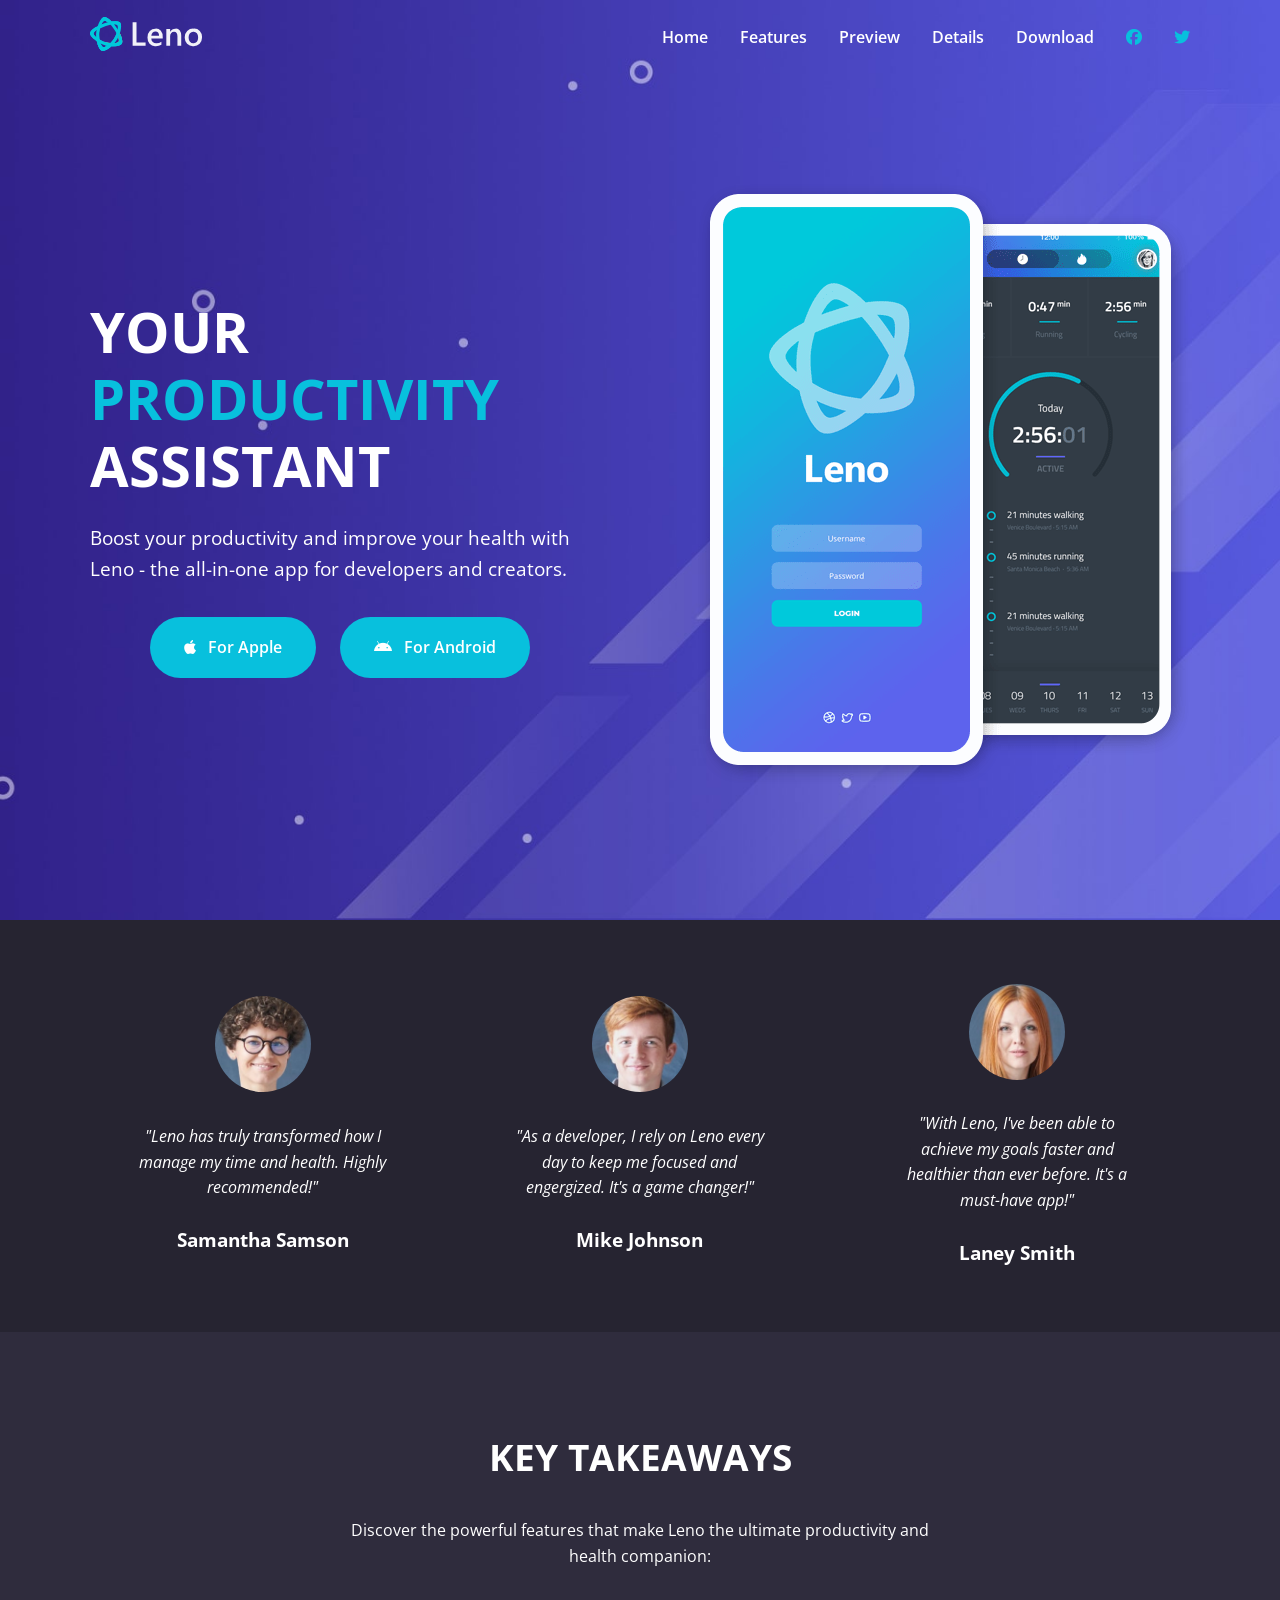
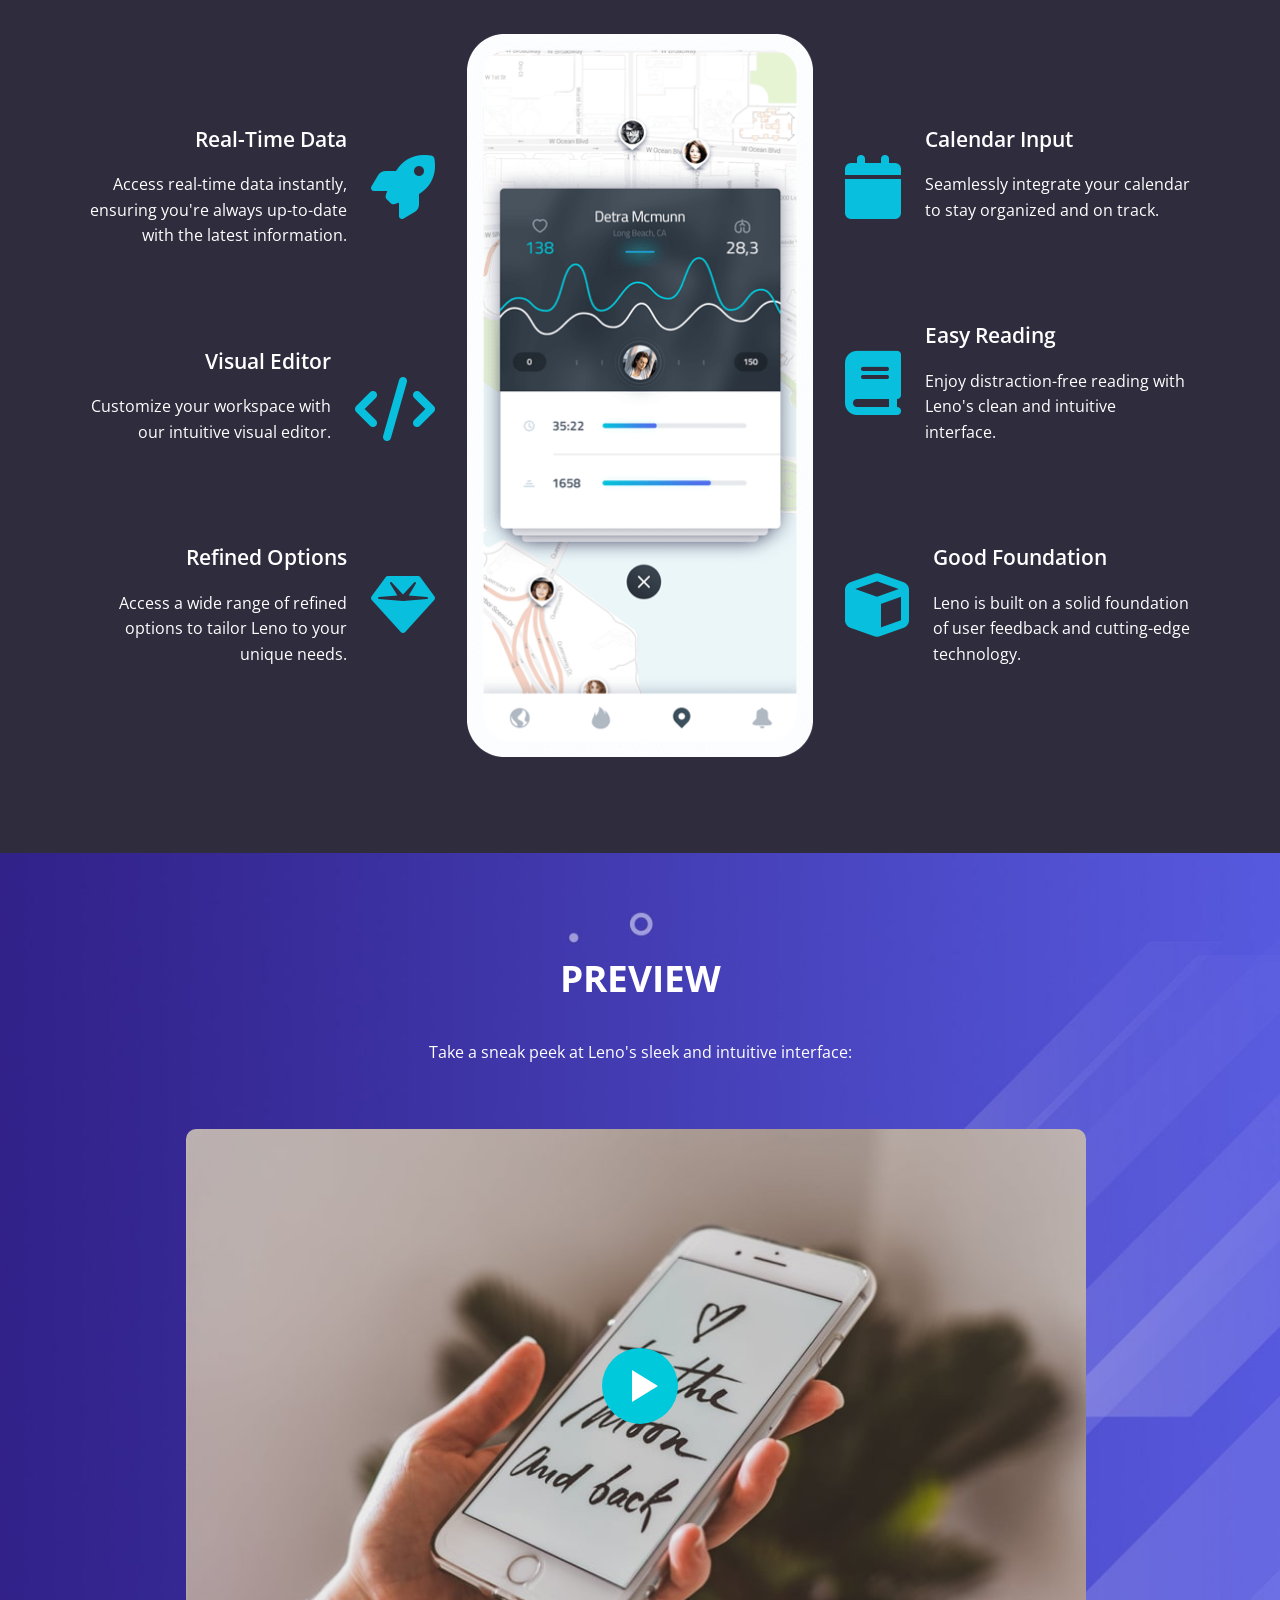
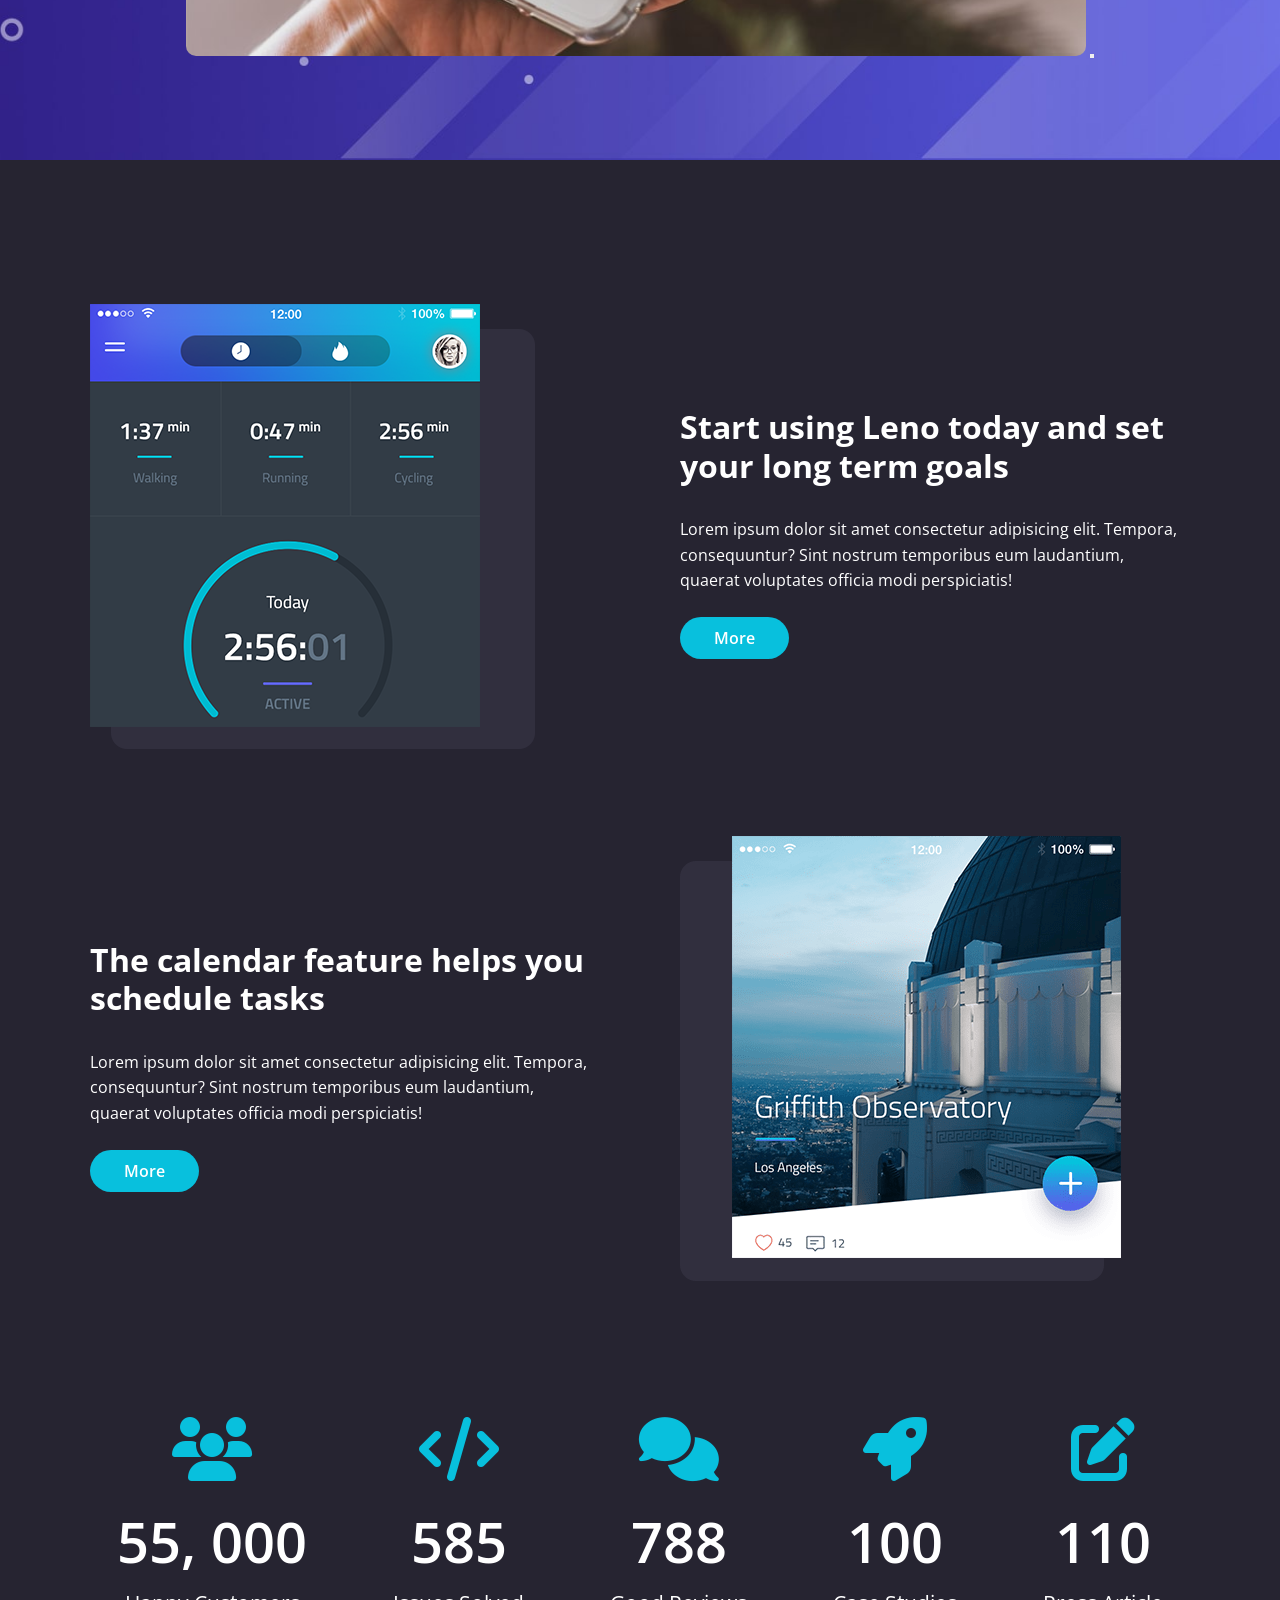
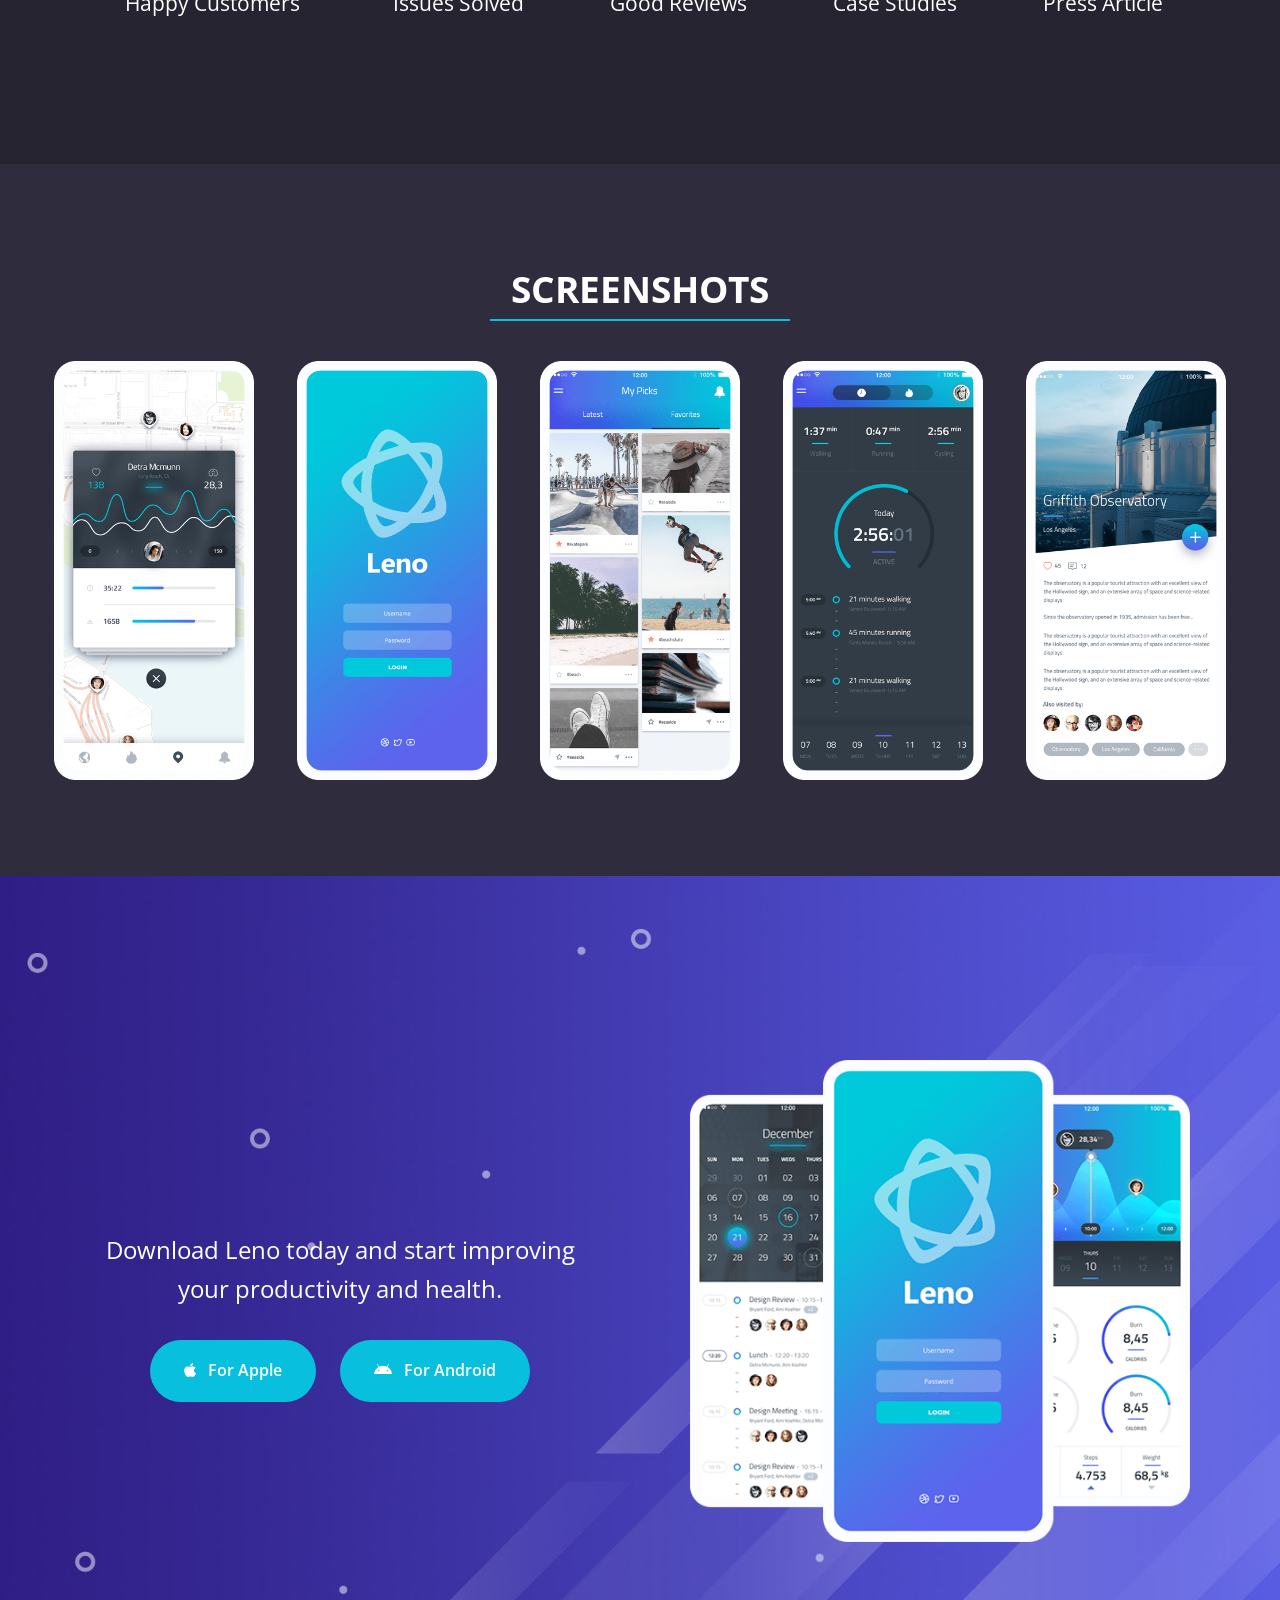
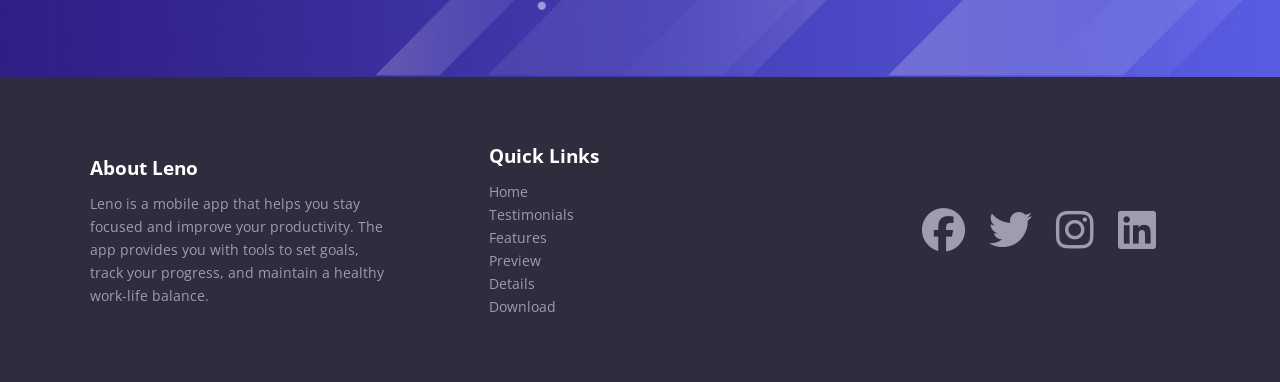
<file: index.html>
<!DOCTYPE html>
<html lang="en">
  <head>
    <meta charset="UTF-8" />
    <meta name="viewport" content="width=device-width, initial-scale=1.0" />
    <link rel="preconnect" href="https://fonts.googleapis.com" />
    <link rel="preconnect" href="https://fonts.gstatic.com" crossorigin />
    <link
      href="https://fonts.googleapis.com/css2?family=Open+Sans:ital,wght@0,300..800;1,300..800&display=swap"
      rel="stylesheet"
    />
    <link
      rel="stylesheet"
      href="https://cdnjs.cloudflare.com/ajax/libs/font-awesome/6.7.2/css/all.min.css"
      integrity="sha512-Evv84Mr4kqVGRNSgIGL/F/aIDqQb7xQ2vcrdIwxfjThSH8CSR7PBEakCr51Ck+w+/U6swU2Im1vVX0SVk9ABhg=="
      crossorigin="anonymous"
      referrerpolicy="no-referrer"
    />
    <link rel="stylesheet" href="./css/styles.css" />
    <link rel="icon" type="image/png" href="./images/favicon.png" />
    <title>Leno App | Health & Productivity</title>
  </head>
  <body>
    <navbar class="navbar">
      <div class="navbar__container container">
        <div class="navbar__logo">
          <img src="./images/logo.svg" alt="Leno" />
        </div>
        <div class="navbar__menu">
          <ul class="navbar__menu-list">
            <li class="navbar__menu-item">
              <a href="index.html" class="navbar__menu-link">Home</a>
            </li>
            <li class="navbar__menu-item">
              <a href="index.html#features" class="navbar__menu-link"
                >Features</a
              >
            </li>
            <li class="navbar__menu-item">
              <a href="index.html#preview" class="navbar__menu-link">Preview</a>
            </li>
            <li class="navbar__menu-item">
              <a href="index.html#details" class="navbar__menu-link">Details</a>
            </li>
            <li class="navbar__menu-item">
              <a href="index.html#download" class="navbar__menu-link"
                >Download</a
              >
            </li>
            <li class="navbar__menu-item">
              <a href="#" class="navbar__menu-link--primary">
                <i class="fa-brands fa-facebook"></i>
              </a>
            </li>
            <li class="navbar__menu-item">
              <a href="#" class="navbar__menu-link--primary">
                <i class="fa-brands fa-twitter"></i>
              </a>
            </li>
          </ul>
        </div>

        <!-- Mobile Menu and Hamburger Icon -->
        <div class="navbar__mobile-menu">
          <div class="navbar__mobile-menu-toggle">
            <i class="fas fa-bars fa-2x"></i>
          </div>
          <!-- Mobile Menu Items -->
          <div class="navbar__mobile-menu-items">
            <ul class="navbar__mobile-menu-list">
              <li class="navbar__mobile-menu-item">
                <a href="index.html" class="navbar__menu-link">Home</a>
              </li>
              <li class="navbar__mobile-menu-item">
                <a href="index.html#features" class="navbar__menu-link"
                  >Features</a
                >
              </li>
              <li class="navbar__mobile-menu-item">
                <a href="index.html#preview" class="navbar__menu-link"
                  >Preview</a
                >
              </li>
              <li class="navbar__mobile-menu-item">
                <a href="index.html#details" class="navbar__menu-link"
                  >Details</a
                >
              </li>
              <li class="navbar__mobile-menu-item">
                <a href="index.html#download" class="navbar__menu-link"
                  >Download</a
                >
              </li>
              <li class="navbar__mobile-menu-item">
                <a href="#" class="navbar__mobile-menu-link--primary">
                  <i class="fa-brands fa-facebook"></i>
                </a>
              </li>
              <li class="navbar__mobile-menu-item">
                <a href="#" class="navbar__mobile-menu-link--primary">
                  <i class="fa-brands fa-twitter"></i>
                </a>
              </li>
            </ul>
          </div>
        </div>
      </div>
    </navbar>

    <!-- Hero -->
    <header class="hero">
      <div class="hero__container container">
        <div class="hero__content">
          <h1 class="hero__title">
            Your
            <span class="hero__title--primary">Productivity</span> assistant
          </h1>
          <p class="hero__description">
            Boost your productivity and improve your health with Leno - the
            all-in-one app for developers and creators.
          </p>
          <div class="hero__buttons">
            <a href="#download" class="hero__button btn">
              <i class="fa-brands fa-apple"></i> For Apple
            </a>
            <a href="#download" class="hero__button btn">
              <i class="fa-brands fa-android"></i> For Android
            </a>
          </div>
        </div>
        <div class="hero__image">
          <img src="./images/header-smartphones.png" alt="Leno App" />
        </div>
      </div>
    </header>

    <!-- Testimonials -->
    <section class="testimonials" id="testimonials">
      <div class="testimonials__container container">
        <div class="testimonials__card">
          <div class="testimonials__image">
            <img src="./images/testimonial-1.jpg" alt="Testimonial 1" />
          </div>
          <div class="testimonials__card--content">
            <p class="testimonials__card-text">
              "Leno has truly transformed how I manage my time and health.
              Highly recommended!"
            </p>
            <h3 class="testimonials__card--title">Samantha Samson</h3>
          </div>
        </div>
        <div class="testimonials__card">
          <div class="testimonials__image">
            <img src="./images/testimonial-2.jpg" alt="Testimonial 2" />
          </div>
          <div class="testimonials__card--content">
            <p class="testimonials__card-text">
              "As a developer, I rely on Leno every day to keep me focused and
              engergized. It's a game changer!"
            </p>
            <h3 class="testimonials__card--title">Mike Johnson</h3>
          </div>
        </div>
        <div class="testimonials__card">
          <div class="testimonials__image">
            <img src="./images/testimonial-3.jpg" alt="Testimonial 3" />
          </div>
          <div class="testimonials__card--content">
            <p class="testimonials__card-text">
              "With Leno, I've been able to achieve my goals faster and
              healthier than ever before. It's a must-have app!"
            </p>
            <h3 class="testimonials__card--title">Laney Smith</h3>
          </div>
        </div>
      </div>
    </section>

    <!-- Features -->
    <section class="features" id="features">
      <div class="features__container container">
        <div class="features__content">
          <h2 class="features__title">Key Takeaways</h2>
          <p class="features__description">
            Discover the powerful features that make Leno the ultimate
            productivity and health companion:
          </p>
          <div class="features__grid">
            <!-- Grid Column 1 -->
            <div class="features__grid-column features__grid-column-left">
              <!-- Grid Item 1 -->
              <div class="features__grid-item">
                <div class="features__grid-item-text">
                  <h4 class="features__grid-item-text-title">Real-Time Data</h4>
                  <p class="features__grid-item-text-description">
                    Access real-time data instantly, ensuring you're always
                    up-to-date with the latest information.
                  </p>
                </div>
                <div class="features__grid-item-icon">
                  <i class="fas fa-rocket fa-4x"></i>
                </div>
              </div>
              <!-- Grid Item 2 -->
              <div class="features__grid-item">
                <div class="features__grid-item-text">
                  <h4 class="features__grid-item-text-title">Visual Editor</h4>
                  <p class="features__grid-item-text-description">
                    Customize your workspace with our intuitive visual editor.
                  </p>
                </div>
                <div class="features__grid-item-icon">
                  <i class="fas fa-code fa-4x"></i>
                </div>
              </div>
              <!-- Grid Item 3 -->
              <div class="features__grid-item">
                <div class="features__grid-item-text">
                  <h4 class="features__grid-item-text-title">
                    Refined Options
                  </h4>
                  <p class="features__grid-item-text-description">
                    Access a wide range of refined options to tailor Leno to
                    your unique needs.
                  </p>
                </div>
                <div class="features__grid-item-icon">
                  <i class="fas fa-gem fa-4x"></i>
                </div>
              </div>
            </div>

            <!-- Grid Column 2 -->
            <div class="features__grid-column features__grid-column-center">
              <img src="./images/features-smartphone-1.png" alt="" />
            </div>

            <!-- Grid Column 3 -->
            <div class="features__grid-column features__grid-column-right">
              <!-- Grid Item 1 -->
              <div class="features__grid-item">
                <div class="features__grid-item-text">
                  <h4 class="features__grid-item-text-title">Calendar Input</h4>
                  <p class="features__grid-item-text-description">
                    Seamlessly integrate your calendar to stay organized and on
                    track.
                  </p>
                </div>
                <div class="features__grid-item-icon">
                  <i class="fas fa-calendar fa-4x"></i>
                </div>
              </div>
              <!-- Grid Item 2 -->
              <div class="features__grid-item">
                <div class="features__grid-item-text">
                  <h4 class="features__grid-item-text-title">Easy Reading</h4>
                  <p class="features__grid-item-text-description">
                    Enjoy distraction-free reading with Leno's clean and
                    intuitive interface.
                  </p>
                </div>
                <div class="features__grid-item-icon">
                  <i class="fas fa-book fa-4x"></i>
                </div>
              </div>
              <!-- Grid Item 3 -->
              <div class="features__grid-item">
                <div class="features__grid-item-text">
                  <h4 class="features__grid-item-text-title">
                    Good Foundation
                  </h4>
                  <p class="features__grid-item-text-description">
                    Leno is built on a solid foundation of user feedback and
                    cutting-edge technology.
                  </p>
                </div>
                <div class="features__grid-item-icon">
                  <i class="fas fa-cube fa-4x"></i>
                </div>
              </div>
            </div>
          </div>
        </div>
      </div>
    </section>

    <!-- Modal -->
    <div class="modal" id="videoModal">
      <div class="modal__content">
        <span class="modal__close-button"> &times;</span>
        <iframe
          src=""
          frameborder="0"
          id="videoPlayer"
          width="560"
          height="315"
          frameborder="0"
          allowfullscreen
        ></iframe>
      </div>
    </div>

    <!-- Preview -->
    <section class="preview" id="preview">
      <div class="preview__container container">
        <div class="preview__content">
          <h2 class="preview__title">Preview</h2>
          <p class="preview__description">
            Take a sneak peek at Leno's sleek and intuitive interface:
          </p>
          <div class="preview__image-container">
            <div class="preview__video-wrapper">
              <img src="./images/video-frame.jpg" alt="preview" />
              <button class="preview__video-button">
                <span class="preview__video-play-button">
                  <span></span>
                </span>
              </button>
            </div>
          </div>
        </div>
      </div>
    </section>

    <!-- Details -->
    <section class="details" id="details">
      <div class="details__container container">
        <div class="details__grid">
          <!-- Grid Item 1 -->
          <div class="details__grid-image">
            <img src="./images/details-1.png" alt="Leno App" />
          </div>
          <!-- Grid Item 2 -->
          <div class="details__grid-content">
            <h3 class="details__grid-heading">
              Start using Leno today and set your long term goals
            </h3>
            <p class="details__grid-description">
              Lorem ipsum dolor sit amet consectetur adipisicing elit. Tempora,
              consequuntur? Sint nostrum temporibus eum laudantium, quaerat
              voluptates officia modi perspiciatis!
            </p>
            <a href="details.html" class="details__grid-button btn">More</a>
          </div>
          <!-- Grid Item 3 -->
          <div class="details__grid-content">
            <h3 class="details__grid-heading">
              The calendar feature helps you schedule tasks
            </h3>
            <p class="details__grid-description">
              Lorem ipsum dolor sit amet consectetur adipisicing elit. Tempora,
              consequuntur? Sint nostrum temporibus eum laudantium, quaerat
              voluptates officia modi perspiciatis!
            </p>
            <a href="details.html" class="details__grid-button btn">More</a>
          </div>
          <!-- Grid Item 4 -->
          <div class="details__grid-image">
            <img src="./images/details-2.png" alt="Leno App" />
          </div>
        </div>

        <!-- Icons -->
        <div class="details__icons">
          <div class="details__icons-item">
            <i class="fas fa-users fa-4x"></i>
            <div class="details__icons-amount">55, 000</div>
            <h4 class="details__icons-title">Happy Customers</h4>
          </div>
          <div class="details__icons-item">
            <i class="fas fa-code fa-4x"></i>
            <div class="details__icons-amount">585</div>
            <h4 class="details__icons-title">Issues Solved</h4>
          </div>
          <div class="details__icons-item">
            <i class="fas fa-comments fa-4x"></i>
            <div class="details__icons-amount">788</div>
            <h4 class="details__icons-title">Good Reviews</h4>
          </div>
          <div class="details__icons-item">
            <i class="fas fa-rocket fa-4x"></i>
            <div class="details__icons-amount">100</div>
            <h4 class="details__icons-title">Case Studies</h4>
          </div>
          <div class="details__icons-item">
            <i class="fas fa-edit fa-4x"></i>
            <div class="details__icons-amount">110</div>
            <h4 class="details__icons-title">Press Article</h4>
          </div>
        </div>
      </div>
    </section>

    <!-- Screenshots -->
    <section class="screenshots" id="screenshots">
      <div class="screenshots__container container">
        <div class="screenshots__content">
          <h2 class="screenshots__title">Screenshots</h2>
          <div class="screenshots__images">
            <img src="./images/screenshot-1.png" alt="Screenshot" />
            <img src="./images/screenshot-2.png" alt="Screenshot" />
            <img src="./images/screenshot-3.png" alt="Screenshot" />
            <img src="./images/screenshot-4.png" alt="Screenshot" />
            <img src="./images/screenshot-5.png" alt="Screenshot" />
          </div>
        </div>
      </div>
    </section>

    <!-- Download -->
    <section class="download" id="download">
      <div class="download__container container">
        <div class="download__content">
          <p class="download__description">
            Download Leno today and start improving your productivity and
            health.
          </p>
          <div class="download__buttons">
            <a href="details.html" class="download__button btn">
              <i class="fa-brands fa-apple"></i> For Apple
            </a>
            <a href="details.html" class="download__button btn">
              <i class="fa-brands fa-android"></i> For Android
            </a>
          </div>
        </div>
        <div class="download__image">
          <img src="./images/download.png" alt="Download" />
        </div>
      </div>
    </section>

    <!-- Footer -->
    <footer class="footer">
      <div class="footer__container container">
        <div class="footer__about">
          <h4 class="footer__title">About Leno</h4>
          <p class="footer__description">
            Leno is a mobile app that helps you stay focused and improve your
            productivity. The app provides you with tools to set goals, track
            your progress, and maintain a healthy work-life balance.
          </p>
        </div>

        <div class="footer__links">
          <h4 class="footer__title">Quick Links</h4>
          <ul class="footer__links-list">
            <li class="footer__links-item">
              <a href="index.html" class="footer__links-link"> Home </a>
            </li>
            <li class="footer__links-item">
              <a href="index.html#testimonials" class="footer__links-link">
                Testimonials
              </a>
            </li>
            <li class="footer__links-item">
              <a href="index.html#features" class="footer__links-link">
                Features
              </a>
            </li>
            <li class="footer__links-item">
              <a href="index.html#preview" class="footer__links-link">
                Preview
              </a>
            </li>
            <li class="footer__links-item">
              <a href="index.html#details" class="footer__links-link">
                Details
              </a>
            </li>
            <li class="footer__links-item">
              <a href="index.html#download" class="footer__links-link">
                Download
              </a>
            </li>
          </ul>
        </div>

        <div class="footer__social">
          <a href="#" class="footer__social-link">
            <i class="fa-brands fa-facebook fa-3x"></i>
          </a>
          <a href="#" class="footer__social-link">
            <i class="fa-brands fa-twitter fa-3x"></i>
          </a>
          <a href="#" class="footer__social-link">
            <i class="fa-brands fa-instagram fa-3x"></i>
          </a>
          <a href="#" class="footer__social-link">
            <i class="fa-brands fa-linkedin fa-3x"></i>
          </a>
        </div>
      </div>
    </footer>

    <script src="./js/script.js"></script>
  </body>
</html>
</file>
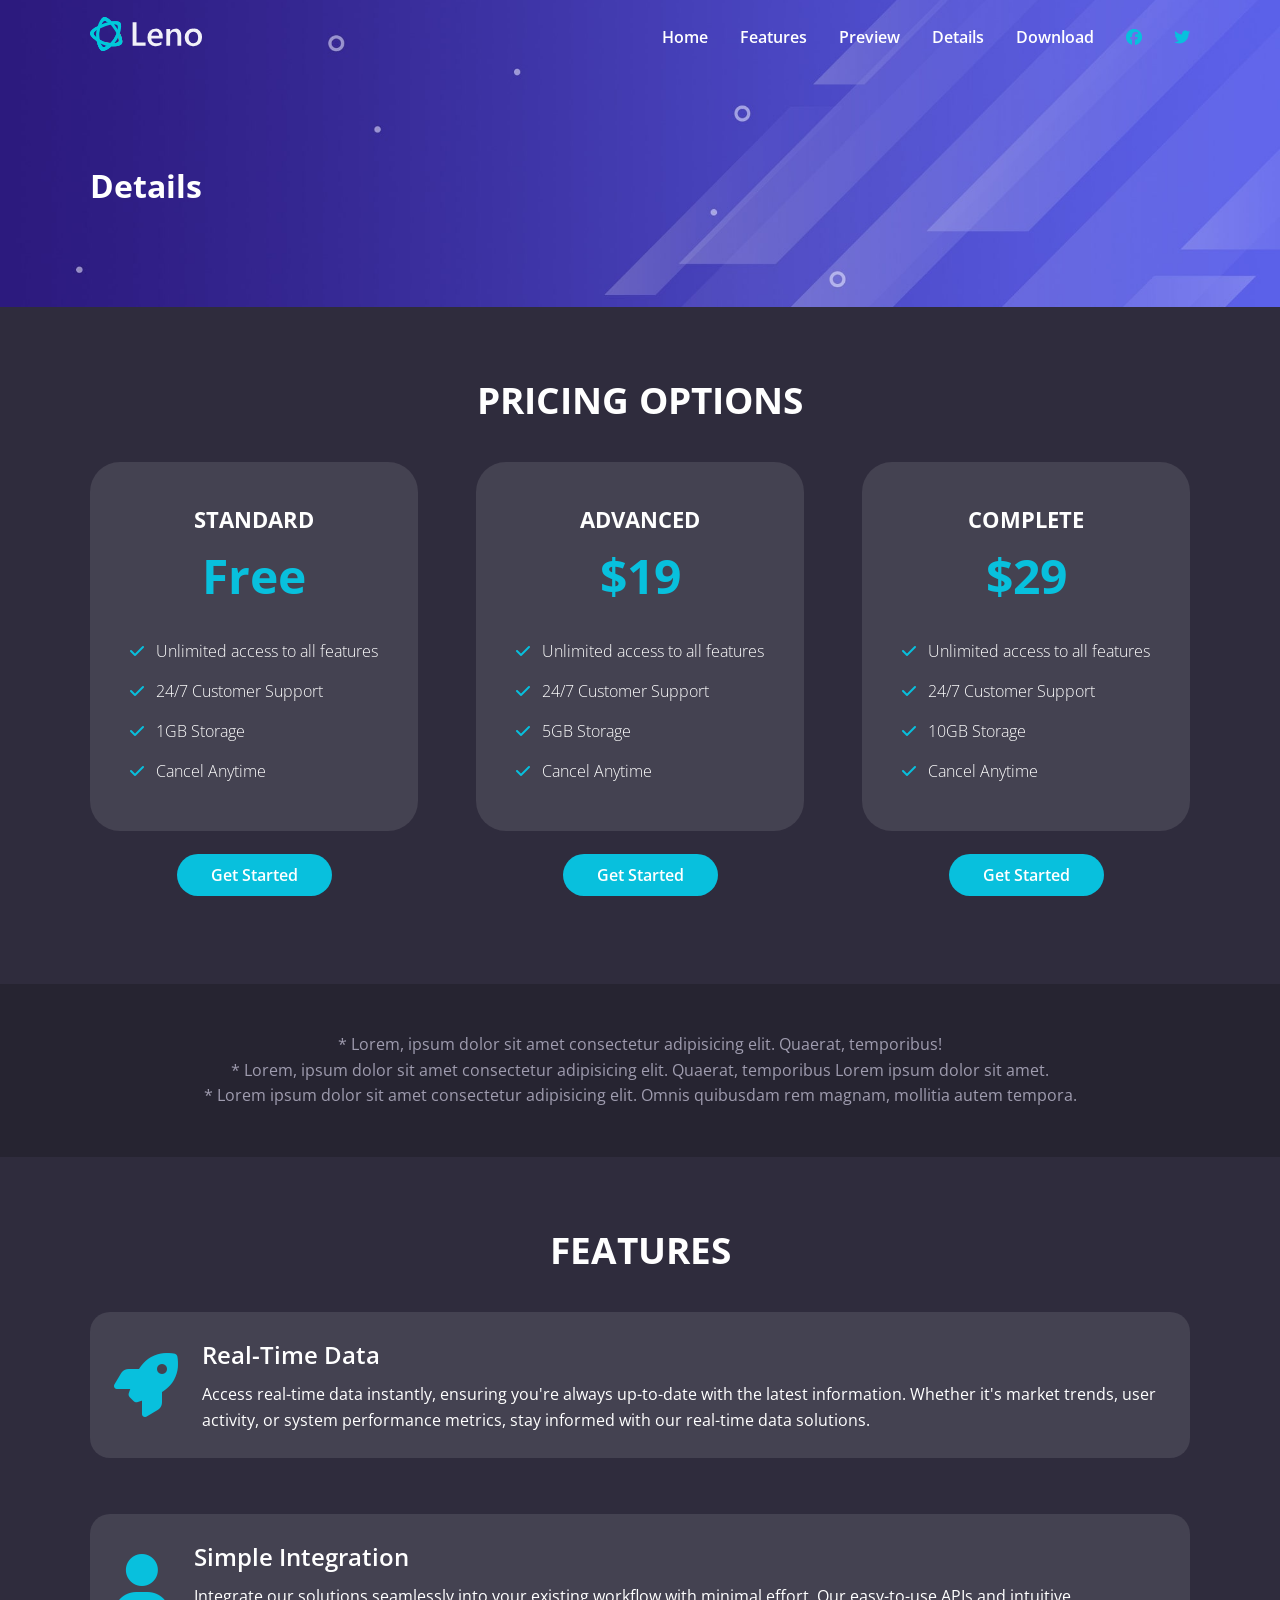
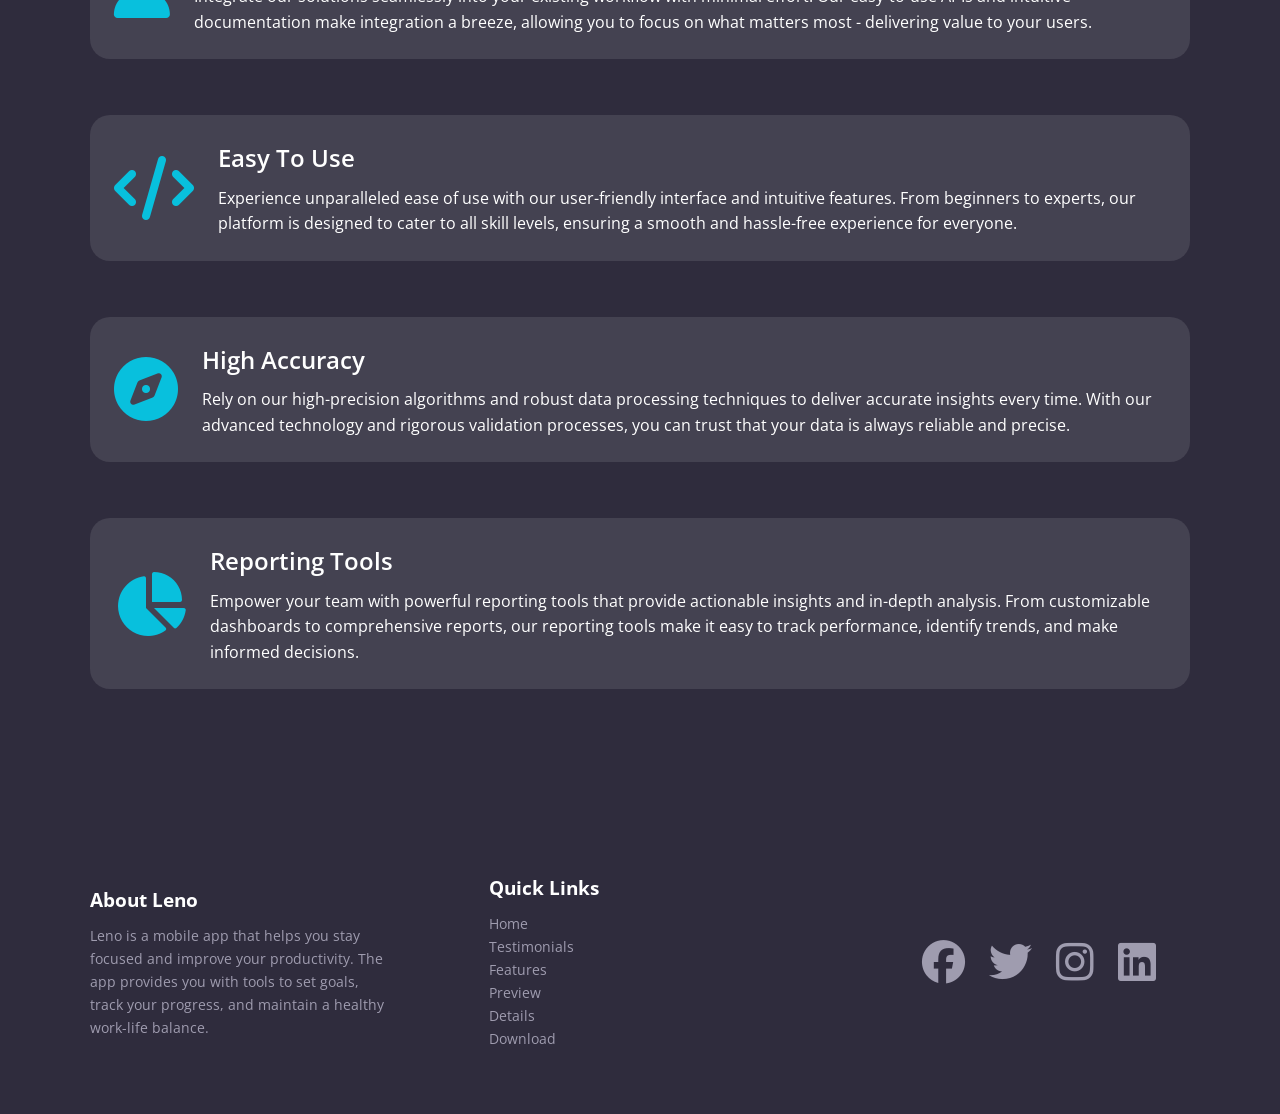
<file: details.html>
<!DOCTYPE html>
<html lang="en">
  <head>
    <meta charset="UTF-8" />
    <meta name="viewport" content="width=device-width, initial-scale=1.0" />
    <link rel="preconnect" href="https://fonts.googleapis.com" />
    <link rel="preconnect" href="https://fonts.gstatic.com" crossorigin />
    <link
      href="https://fonts.googleapis.com/css2?family=Open+Sans:ital,wght@0,300..800;1,300..800&display=swap"
      rel="stylesheet"
    />
    <link
      rel="stylesheet"
      href="https://cdnjs.cloudflare.com/ajax/libs/font-awesome/6.7.2/css/all.min.css"
      integrity="sha512-Evv84Mr4kqVGRNSgIGL/F/aIDqQb7xQ2vcrdIwxfjThSH8CSR7PBEakCr51Ck+w+/U6swU2Im1vVX0SVk9ABhg=="
      crossorigin="anonymous"
      referrerpolicy="no-referrer"
    />
    <link rel="stylesheet" href="./css/styles.css" />
    <link rel="icon" type="image/png" href="./images/favicon.png" />
    <title>Leno App | Health & Productivity</title>
  </head>
  <body>
    <navbar class="navbar">
      <div class="navbar__container container">
        <div class="navbar__logo">
          <img src="./images/logo.svg" alt="Leno" />
        </div>
        <div class="navbar__menu">
          <ul class="navbar__menu-list">
            <li class="navbar__menu-item">
              <a href="index.html" class="navbar__menu-link">Home</a>
            </li>
            <li class="navbar__menu-item">
              <a href="index.html#features" class="navbar__menu-link"
                >Features</a
              >
            </li>
            <li class="navbar__menu-item">
              <a href="index.html#preview" class="navbar__menu-link">Preview</a>
            </li>
            <li class="navbar__menu-item">
              <a href="index.html#details" class="navbar__menu-link">Details</a>
            </li>
            <li class="navbar__menu-item">
              <a href="index.html#download" class="navbar__menu-link"
                >Download</a
              >
            </li>
            <li class="navbar__menu-item">
              <a href="#" class="navbar__menu-link--primary">
                <i class="fa-brands fa-facebook"></i>
              </a>
            </li>
            <li class="navbar__menu-item">
              <a href="#" class="navbar__menu-link--primary">
                <i class="fa-brands fa-twitter"></i>
              </a>
            </li>
          </ul>
        </div>

        <!-- Mobile Menu and Hamburger Icon -->
        <div class="navbar__mobile-menu">
          <div class="navbar__mobile-menu-toggle">
            <i class="fas fa-bars fa-2x"></i>
          </div>
          <!-- Mobile Menu Items -->
          <div class="navbar__mobile-menu-items">
            <ul class="navbar__mobile-menu-list">
              <li class="navbar__mobile-menu-item">
                <a href="index.html" class="navbar__menu-link">Home</a>
              </li>
              <li class="navbar__mobile-menu-item">
                <a href="index.html#features" class="navbar__menu-link"
                  >Features</a
                >
              </li>
              <li class="navbar__mobile-menu-item">
                <a href="index.html#preview" class="navbar__menu-link"
                  >Preview</a
                >
              </li>
              <li class="navbar__mobile-menu-item">
                <a href="index.html#details" class="navbar__menu-link"
                  >Details</a
                >
              </li>
              <li class="navbar__mobile-menu-item">
                <a href="index.html#download" class="navbar__menu-link"
                  >Download</a
                >
              </li>
              <li class="navbar__mobile-menu-item">
                <a href="#" class="navbar__mobile-menu-link--primary">
                  <i class="fa-brands fa-facebook"></i>
                </a>
              </li>
              <li class="navbar__mobile-menu-item">
                <a href="#" class="navbar__mobile-menu-link--primary">
                  <i class="fa-brands fa-twitter"></i>
                </a>
              </li>
            </ul>
          </div>
        </div>
      </div>
    </navbar>

    <!-- Inner Header -->
    <header class="inner-header">
      <div class="inner-header__container container">
        <h1 class="inner-header__title">Details</h1>
      </div>
    </header>

    <!-- Pricing -->
    <section class="pricing">
      <div class="pricing__container container">
        <h2 class="pricing__title">Pricing Options</h2>
        <div class="pricing__cards">
          <!-- Card 1 -->
          <div class="pricing__card">
            <div class="pricing__card-box">
              <h4 class="pricing__card-title">Standard</h4>
              <h3 class="pricing__card-price">Free</h3>
              <div class="pricing__card-body">
                <ul class="pricing__card-list">
                  <li class="pricing__card-item">
                    <i class="fas fa-check"></i> Unlimited access to all
                    features
                  </li>
                  <li class="pricing__card-item">
                    <i class="fas fa-check"></i>
                    24/7 Customer Support
                  </li>
                  <li class="pricing__card-item">
                    <i class="fas fa-check"></i>
                    1GB Storage
                  </li>
                  <li class="pricing__card-item">
                    <i class="fas fa-check"></i>
                    Cancel Anytime
                  </li>
                </ul>
              </div>
            </div>
            <a href="#" class="pricing__card-button btn">Get Started</a>
          </div>

          <!-- Card 2 -->
          <div class="pricing__card">
            <div class="pricing__card-box">
              <h4 class="pricing__card-title">Advanced</h4>
              <h3 class="pricing__card-price">$19</h3>
              <div class="pricing__card-body">
                <ul class="pricing__card-list">
                  <li class="pricing__card-item">
                    <i class="fas fa-check"></i> Unlimited access to all
                    features
                  </li>
                  <li class="pricing__card-item">
                    <i class="fas fa-check"></i>
                    24/7 Customer Support
                  </li>
                  <li class="pricing__card-item">
                    <i class="fas fa-check"></i>
                    5GB Storage
                  </li>
                  <li class="pricing__card-item">
                    <i class="fas fa-check"></i>
                    Cancel Anytime
                  </li>
                </ul>
              </div>
            </div>
            <a href="#" class="pricing__card-button btn">Get Started</a>
          </div>

          <!-- Card 3 -->
          <div class="pricing__card">
            <div class="pricing__card-box">
              <h4 class="pricing__card-title">Complete</h4>
              <h3 class="pricing__card-price">$29</h3>
              <div class="pricing__card-body">
                <ul class="pricing__card-list">
                  <li class="pricing__card-item">
                    <i class="fas fa-check"></i> Unlimited access to all
                    features
                  </li>
                  <li class="pricing__card-item">
                    <i class="fas fa-check"></i>
                    24/7 Customer Support
                  </li>
                  <li class="pricing__card-item">
                    <i class="fas fa-check"></i>
                    10GB Storage
                  </li>
                  <li class="pricing__card-item">
                    <i class="fas fa-check"></i>
                    Cancel Anytime
                  </li>
                </ul>
              </div>
            </div>
            <a href="#" class="pricing__card-button btn">Get Started</a>
          </div>
        </div>
      </div>
    </section>

    <!-- Pricing Notes -->
    <section class="pricing-notes">
      <div class="pricing-notes__container container">
        <p class="pricing-notes__text">
          * Lorem, ipsum dolor sit amet consectetur adipisicing elit. Quaerat,
          temporibus!
        </p>
        <p class="pricing-notes__text">
          * Lorem, ipsum dolor sit amet consectetur adipisicing elit. Quaerat,
          temporibus Lorem ipsum dolor sit amet.
        </p>
        <p class="pricing-notes__text">
          * Lorem ipsum dolor sit amet consectetur adipisicing elit. Omnis
          quibusdam rem magnam, mollitia autem tempora.
        </p>
      </div>
    </section>

    <!-- Details Features -->
    <section class="details-features">
      <div class="details-features__container container">
        <h2 class="details-features__title">Features</h2>
        <div class="details-features__list">
          <!-- Item 1 -->
          <div class="details-features__list-item">
            <i class="fas fa-rocket fa-4x"></i>
            <div class="details-features__list-text">
              <h3 class="details-features__list-title">Real-Time Data</h3>
              <p class="details-features__list-description">
                Access real-time data instantly, ensuring you're always
                up-to-date with the latest information. Whether it's market
                trends, user activity, or system performance metrics, stay
                informed with our real-time data solutions.
              </p>
            </div>
          </div>

          <!-- Item 2 -->
          <div class="details-features__list-item">
            <i class="fas fa-user fa-4x"></i>
            <div class="details-features__list-text">
              <h3 class="details-features__list-title">Simple Integration</h3>
              <p class="details-features__list-description">
                Integrate our solutions seamlessly into your existing workflow
                with minimal effort. Our easy-to-use APIs and intuitive
                documentation make integration a breeze, allowing you to focus
                on what matters most - delivering value to your users.
              </p>
            </div>
          </div>

          <!-- Item 3 -->
          <div class="details-features__list-item">
            <i class="fas fa-code fa-4x"></i>
            <div class="details-features__list-text">
              <h3 class="details-features__list-title">Easy To Use</h3>
              <p class="details-features__list-description">
                Experience unparalleled ease of use with our user-friendly
                interface and intuitive features. From beginners to experts, our
                platform is designed to cater to all skill levels, ensuring a
                smooth and hassle-free experience for everyone.
              </p>
            </div>
          </div>

          <!-- Item 4 -->
          <div class="details-features__list-item">
            <i class="fas fa-compass fa-4x"></i>
            <div class="details-features__list-text">
              <h3 class="details-features__list-title">High Accuracy</h3>
              <p class="details-features__list-description">
                Rely on our high-precision algorithms and robust data processing
                techniques to deliver accurate insights every time. With our
                advanced technology and rigorous validation processes, you can
                trust that your data is always reliable and precise.
              </p>
            </div>
          </div>

          <!-- Item 5 -->
          <div class="details-features__list-item">
            <i class="fas fa-chart-pie fa-4x"></i>
            <div class="details-features__list-text">
              <h3 class="details-features__list-title">Reporting Tools</h3>
              <p class="details-features__list-description">
                Empower your team with powerful reporting tools that provide
                actionable insights and in-depth analysis. From customizable
                dashboards to comprehensive reports, our reporting tools make it
                easy to track performance, identify trends, and make informed
                decisions.
              </p>
            </div>
          </div>
        </div>
      </div>
    </section>

    <!-- Footer -->
    <footer class="footer">
      <div class="footer__container container">
        <div class="footer__about">
          <h4 class="footer__title">About Leno</h4>
          <p class="footer__description">
            Leno is a mobile app that helps you stay focused and improve your
            productivity. The app provides you with tools to set goals, track
            your progress, and maintain a healthy work-life balance.
          </p>
        </div>

        <div class="footer__links">
          <h4 class="footer__title">Quick Links</h4>
          <ul class="footer__links-list">
            <li class="footer__links-item">
              <a href="index.html" class="footer__links-link"> Home </a>
            </li>
            <li class="footer__links-item">
              <a href="index.html#testimonials" class="footer__links-link">
                Testimonials
              </a>
            </li>
            <li class="footer__links-item">
              <a href="index.html#features" class="footer__links-link">
                Features
              </a>
            </li>
            <li class="footer__links-item">
              <a href="index.html#preview" class="footer__links-link">
                Preview
              </a>
            </li>
            <li class="footer__links-item">
              <a href="index.html#details" class="footer__links-link">
                Details
              </a>
            </li>
            <li class="footer__links-item">
              <a href="index.html#download" class="footer__links-link">
                Download
              </a>
            </li>
          </ul>
        </div>

        <div class="footer__social">
          <a href="#" class="footer__social-link">
            <i class="fa-brands fa-facebook fa-3x"></i>
          </a>
          <a href="#" class="footer__social-link">
            <i class="fa-brands fa-twitter fa-3x"></i>
          </a>
          <a href="#" class="footer__social-link">
            <i class="fa-brands fa-instagram fa-3x"></i>
          </a>
          <a href="#" class="footer__social-link">
            <i class="fa-brands fa-linkedin fa-3x"></i>
          </a>
        </div>
      </div>
    </footer>

    <script src="./js/script.js"></script>
  </body>
</html>
</file>
<file: css/styles.css>
*,
*::before,
*::after {
  margin: 0;
  padding: 0;
  box-sizing: border-box;
}

:root {
  --primary-color: #08c0dd;
  --secondary-color: #262431;
  --tertiary-color: #2f2c3d;
}

html,
body {
  font-family: "Open Sans", sans-serif;
  background: var(--secondary-color);
  color: #fff;
  line-height: 1.6;
  scroll-behavior: smooth;
}

a {
  color: #fff;
  text-decoration: none;
}

ul {
  list-style: none;
}

img {
  max-width: 100%;
}

.container {
  max-width: 1100px;
  margin: 0 auto;
}

.btn {
  padding: 0.5rem 2rem;
  background-color: var(--primary-color);
  border: 2px solid transparent;
  color: #fff;
  font-weight: 600;
  border-radius: 50px;
  transition: background-color 0.3s ease;
}

.btn:hover {
  background-color: var(--secondary-color);
  border-color: var(--primary-color);
}

/* Navbar */
.navbar {
  padding: 1rem 2rem;
  position: fixed;
  top: 0;
  right: 0;
  left: 0;
  z-index: 1000;
  background-color: transparent;
  transition: background-color 0.3s ease-in-out;
}

.navbar.navbar--scroll {
  background-color: rgba(38, 36, 49, 0.8);
  backdrop-filter: blur(10px);
}

.navbar__container {
  display: flex;
  justify-content: space-between;
  align-items: center;
}

.navbar__logo img {
  width: 112px;
  height: 36px;
}

.navbar__menu-list {
  display: flex;
  align-items: center;
  gap: 2rem;
  font-weight: 600;
}

.navbar__menu-link:hover,
.navbar__mobile-menu-link:hover {
  color: var(--primary-color);
}

.navbar__menu-link--primary,
.navbar__mobile-menu-link--primary {
  color: var(--primary-color);
}

.navbar__menu-link--primary:hover,
.navbar__mobile-menu-link--primary:hover {
  color: #fff;
}

/* Mobile Menu */
.navbar__mobile-menu {
  display: none;
  cursor: pointer;
}

.navbar__mobile-menu-items {
  position: absolute;
  top: 100%;
  left: 0;
  width: 100%;
  background: var(--secondary-color);
  opacity: 0.95;
  padding: 3rem 2rem;
  text-align: center;
  box-shadow: 0 2px 5px rgba(255, 255, 255, 0.1);
  border-top: 1px solid rgba(255, 255, 255, 0.1);
  transition: transform 0.3s ease-in-out;
}

.navbar__mobile-menu-list {
  display: flex;
  flex-direction: column;
  gap: 2rem;
  font-size: 1.2rem;
}

.navbar__mobile-menu-items {
  transform: translateX(100%);
}

.navbar__mobile-menu-items.active {
  transform: translateX(0);
}

/* Hero */
.hero {
  background: #000 url("../images/header-background.jpg") center center/cover
    no-repeat;
  padding: 11.5rem 2rem 8rem;
}

.hero__content {
  max-width: 500px;
}

.hero__title {
  font-size: 3.5rem;
  text-transform: uppercase;
  font-weight: 700;
  line-height: 1.2;
}

.hero__title--primary {
  color: var(--primary-color);
}

.hero__description {
  margin-top: 1.5rem;
  font-size: 1.2rem;
  line-height: 1.6;
}

.hero__container {
  display: flex;
  justify-content: space-between;
  align-items: center;
  gap: 2rem;
}

.hero__image img {
  max-width: 500px;
}

.hero__buttons {
  display: flex;
  align-items: center;
  justify-content: center;
  gap: 1.5rem;
  margin-top: 2rem;
}

.hero__button {
  padding: 1rem 2rem;
}

.hero__button i {
  margin-right: 0.5rem;
}

/* Testimonials */
.testimonials {
  padding: 4rem 2rem;
  text-align: center;
}

.testimonials__container {
  display: grid;
  grid-template-columns: repeat(3, 1fr);
  gap: 2rem;
  align-items: center;
  justify-content: center;
}

.testimonials__card {
  padding: 0 3rem;
}

.testimonials__image img {
  width: 96px;
  height: 96px;
  border-radius: 50%;
  margin-right: auto;
  margin-left: auto;
  margin-bottom: 1.5rem;
}

.testimonials__card-text {
  font-style: italic;
  margin-bottom: 1.5rem;
}

/* Features */
.features {
  background-color: var(--tertiary-color);
  padding: 6rem 2rem;
}

.features__container {
  text-align: center;
}

.features__title {
  font-size: 2.3rem;
  margin-bottom: 2rem;
  text-transform: uppercase;
}

.features__description {
  max-width: 600px;
  margin: 1rem auto 4rem;
}

.features__grid {
  display: grid;
  grid-template-columns: repeat(3, 1fr);
  gap: 2rem;
}

.features__grid-column {
  display: flex;
  flex-direction: column;
  align-items: center;
  justify-content: center;
  gap: 6rem;
}

.features__grid-item {
  display: flex;
  align-items: start;
  justify-content: start;
  text-align: right;
  gap: 1.5rem;
}

.features__grid-item-text-title {
  font-size: 1.3rem;
  font-weight: 600;
  margin-bottom: 1rem;
}

.features__grid-item-icon {
  margin-top: 2rem;
}

.features__grid-item-icon i {
  color: var(--primary-color);
}

.features__grid-column-right .features__grid-item {
  flex-direction: row-reverse;
  text-align: left;
}

/* Preview */
.preview {
  background: url("../images/video-background.jpg") center center/cover
    no-repeat;
}

.preview__container {
  padding: 6rem 2rem;
  text-align: center;
}

.preview__title {
  font-size: 2.3rem;
  margin-bottom: 2rem;
  text-transform: uppercase;
}

.preview__description {
  max-width: 600px;
  margin: 1rem auto 4rem;
}

.preview__video-wrapper {
  position: relative;
}

.preview__video-wrapper img {
  width: 100%;
  max-width: 900px;
  border-radius: 10px;
}

/* Play Button Container */
.preview__video-play-button {
  position: absolute;
  top: 48%;
  left: 50%;
  transform: translateX(-50%) translateY(-50%);
  z-index: 10;
  display: block;
  box-sizing: content-box;
  width: 2rem;
  height: 2.75rem;
  border-radius: 50%;
  cursor: pointer;
  padding: 1.25rem 1.25rem 1.25rem 1.75rem;
}

/* Play Button Circle */
.preview__video-play-button::after {
  content: "";
  position: absolute;
  top: 50%;
  left: 50%;
  transform: translateX(-50%) translateY(-50%);
  z-index: 1;
  background: #00c9db;
  height: 4.375rem;
  width: 4.375rem;
  border-radius: 50%;
  display: block;
  transition: all 200ms;
}

/* Play Button Triangle */
.preview__video-play-button span {
  position: relative;
  display: block;
  z-index: 3;
  top: 0.375rem;
  left: 0.25rem;
  width: 0;
  height: 0;
  border-left: 1.625rem solid #fff;
  border-top: 1rem solid transparent;
  border-bottom: 1rem solid transparent;
}

/* Play Button Animation */
.preview__video-play-button::before {
  content: "";
  position: absolute;
  top: 50%;
  left: 50%;
  transform: translateX(-50%) translateY(-50%);
  z-index: 0;
  display: block;
  width: 4.75rem;
  height: 4.75rem;
  background: #00c9db;
  border-radius: 50%;
  animation: pulse-border 1500ms ease-out infinite;
}

@keyframes pulse-border {
  0% {
    transform: translateX(-50%) translateY(-50%) scale(1);
    opacity: 1;
  }

  100% {
    transform: translateX(-50%) translateY(-50%) scale(1.5);
    opacity: 0;
  }
}

/* Modal */
.modal {
  display: none;
  position: fixed;
  z-index: 999;
  left: 0;
  top: 0;
  width: 100%;
  height: 100%;
  overflow: auto;
  background-color: rgba(0, 0, 0, 0.5);
}

.modal__content {
  background-color: rgba(0, 0, 0, 0.5);
  margin: 10% auto;
  padding: 20px;
  border: 1px solid #888;
  border-radius: 10px;
  max-width: 600px;
  position: relative;
}

.modal__close-button {
  position: absolute;
  top: 10px;
  right: 20px;
  font-size: 40px;
  cursor: pointer;
}

/* Details */
.details {
  padding: 9rem 2rem;
}

.details__grid {
  display: grid;
  grid-template-columns: repeat(2, 1fr);
  gap: 5rem;
  align-items: center;
  justify-content: center;
}

.details__grid-content {
  max-width: 500px;
  width: 100%;
}

.details__grid-heading {
  font-size: 2rem;
  margin-bottom: 2rem;
  line-height: 1.2;
}

.details__grid-description {
  line-height: 1.6;
  margin-bottom: 2rem;
}

/* Details Icons */
.details__icons {
  display: flex;
  flex-wrap: wrap;
  margin-top: 8rem;
  gap: 2rem;
  justify-content: space-around;
  text-align: center;
}

.details__icons i {
  color: var(--primary-color);
  margin-bottom: 1rem;
}

.details__icons-amount {
  font-size: 3.5rem;
  font-weight: 600;
}

.details__icons-title {
  font-size: 1.3rem;
  font-weight: 400;
}

/* Screenshots */
.screenshots {
  padding: 6rem 2rem;
  background: var(--tertiary-color);
  text-align: center;
}

.screenshots__container {
  max-width: 1200px;
}

.screenshots__title {
  font-size: 2.3rem;
  text-transform: uppercase;
  border-bottom: 2px solid var(--primary-color);
  width: 300px;
  margin: 0 auto 2.5rem;
}

.screenshots__images {
  display: flex;
  justify-content: space-between;
  gap: 1rem;
  flex-wrap: wrap;
}

.screenshots__images img {
  width: 100%;
  max-width: 200px;
  margin: 0 auto;
}

/* Download */
.download {
  background: #000 url("../images/download-background.jpg") center center/cover
    no-repeat;
  padding: 11.5rem 2rem 8rem;
}

.download__container {
  display: flex;
  justify-content: space-between;
  align-items: center;
  gap: 2rem;
}

.download__content {
  max-width: 500px;
}

.download__description {
  font-size: 1.5rem;
  margin-top: 1.5rem;
  line-height: 1.6;
  text-align: center;
}

.download__image img {
  width: 100%;
  max-width: 500px;
}

.download__buttons {
  display: flex;
  align-items: center;
  justify-content: center;
  gap: 1.5rem;
  margin-top: 2rem;
}

.download__button {
  padding: 1rem 2rem;
}

.download__button i {
  margin-right: 0.5rem;
}

/* Footer */
.footer {
  background: var(--tertiary-color);
  color: #9f9caf;
  padding: 4rem 2rem;
  font-size: 0.9rem;
}

.footer__links-link,
.footer__social-link {
  color: #9f9caf;
}

.footer__links-link:hover,
.footer__social-link:hover {
  color: #fff;
}

.footer__container {
  display: grid;
  grid-template-columns: repeat(3, 1fr);
  justify-content: space-between;
  align-items: center;
  gap: 6rem;
}

.footer__title {
  font-size: 1.2rem;
  color: #fff;
  margin-bottom: 0.5rem;
}

.footer__social {
  display: flex;
  gap: 1.5rem;
  justify-content: center;
}

/* Inner Header */
.inner-header {
  background: #000 url("../images/header-background.jpg") center center/cover
    no-repeat;
  padding: 10rem 2rem 6rem;
}

/* Pricing */
.pricing {
  background: var(--tertiary-color);
  padding: 4rem 2rem 6rem;
}

.pricing__title {
  font-size: 2.3rem;
  margin-bottom: 2rem;
  text-transform: uppercase;
  text-align: center;
}

.pricing__cards {
  display: flex;
  justify-content: space-between;
  align-items: center;
  text-align: center;
  gap: 2rem;
}

.pricing__card-box {
  background: rgba(255, 255, 255, 0.1);
  padding: 2.5rem;
  border-radius: 30px;
  margin-bottom: 2rem;
}

.pricing__card-title {
  font-size: 1.4rem;
  text-transform: uppercase;
}

.pricing__card-price {
  font-size: 3rem;
  color: var(--primary-color);
  font-weight: 700;
  margin-bottom: 1rem;
}

.pricing__card-list {
  text-align: left;
  line-height: 2.5rem;
  font-weight: 300;
}

.pricing__card-item i {
  color: var(--primary-color);
  margin-right: 0.5rem;
}

/* Pricing Notes */
.pricing-notes {
  padding: 3rem 2rem;
  color: #9f9caf;
  text-align: center;
}

/* Details Features */
.details-features {
  background: var(--tertiary-color);
  padding: 4rem 2rem;
}

.details-features__title {
  font-size: 2.3rem;
  margin-bottom: 2rem;
  text-transform: uppercase;
  text-align: center;
}

.details-features__list-item {
  display: flex;
  gap: 1.5rem;
  align-items: center;
  margin-bottom: 3.5rem;
  background: rgba(255, 255, 255, 0.1);
  padding: 1.5rem;
  border-radius: 20px;
}

.details-features__list-item i {
  color: var(--primary-color);
}

.details-features__list-title {
  font-size: 1.5rem;
  font-weight: 600;
  margin-bottom: 0.5rem;
}

/* Media Queries */
@media (max-width: 992px) {
  /* Hero */
  .hero {
    padding: 10rem;
    text-align: center;
  }

  .hero__container {
    flex-direction: column;
  }

  .hero__title {
    font-size: 2.3rem;
  }

  .hero__buttons {
    flex-direction: column;
    gap: 1rem;
  }

  .hero__button {
    width: 100%;
  }

  .hero__image img {
    max-width: 350px;
  }

  /* Testimonials */

  .testimonials__container {
    grid-template-columns: repeat(2, 1fr);
  }

  .testimonials__card {
    padding: 0 1.5rem;
  }

  .testimonials__card:nth-child(3) {
    display: none;
  }

  /* Features */
  .features__grid {
    grid-template-columns: 1fr;
  }

  .features__grid-column-left,
  .features__grid-column-right {
    order: 2;
    margin-bottom: 2rem;
  }

  .features__grid-column-center {
    order: 1;
    margin-bottom: 3rem;
  }

  .features__grid-item,
  .features__grid-column-right .features__grid-item {
    text-align: center;
    flex-direction: column-reverse;
    max-width: 400px;
  }

  .features__grid-item-icon {
    margin: 0 auto;
  }

  .features__grid-column-center img {
    max-width: 300px;
  }

  /* Details */
  .details__grid {
    grid-template-columns: 1fr;
    text-align: center;
  }

  .details__grid-image img {
    width: 100%;
    max-width: 400px;
  }

  .details__grid-content {
    width: 100%;
    max-width: 400px;
    margin: 0 auto;
  }

  .details__icons {
    flex-direction: column;
    gap: 2rem;
    margin-top: 4rem;
  }

  /* Download */
  .download {
    padding-top: 10rem;
    text-align: center;
  }

  .download__container {
    flex-direction: column-reverse;
  }

  .download__buttons {
    flex-direction: column;
  }

  .download__button {
    width: 100%;
    padding: 0.7rem;
  }

  /* Footer */
  .footer {
    font-size: 1rem;
  }

  .footer__container {
    grid-template-columns: 1fr;
    text-align: center;
    gap: 3rem;
    max-width: 600px;
  }
}

@media (max-width: 768px) {
  /* Navbar */
  .navbar__menu {
    display: none;
  }

  .navbar__mobile-menu {
    display: block;
  }

  /* Testimonials */

  .testimonials__container {
    grid-template-columns: 1fr;
  }

  .testimonials__card:nth-child(2) {
    display: none;
  }

  /* Video Modal */
  .modal__content {
    margin: 40% auto;
    padding: 10px;
    width: 90%;
  }

  .modal__content iframe {
    width: 100%;
  }

  /* Pricing */
  .pricing__cards {
    flex-direction: column;
  }

  .pricing__card {
    margin-bottom: 4.5rem;
  }

  /* Details Features */
  .details-features__list-item {
    flex-direction: column;
    text-align: center;
  }
}
</file>
